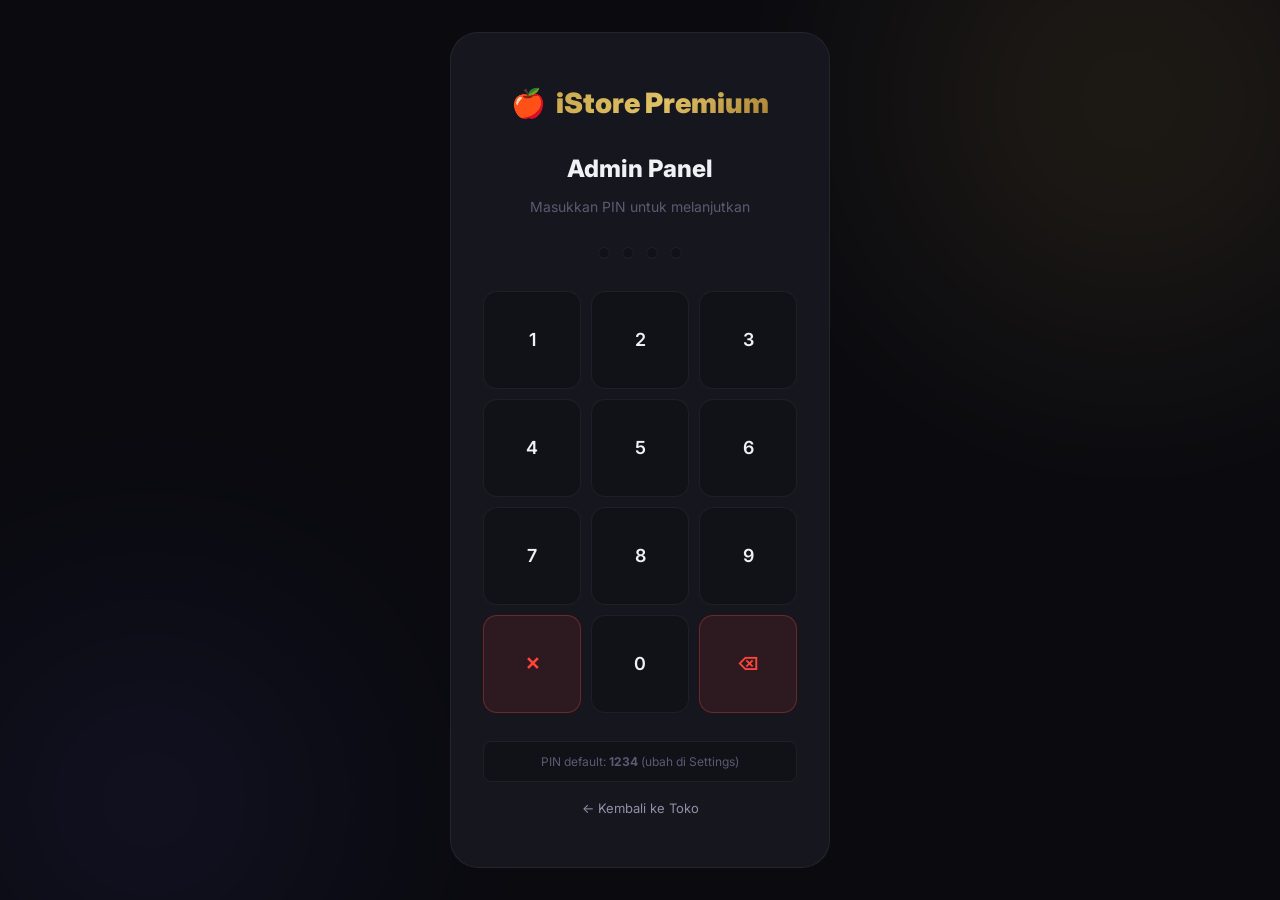
<file: index.html>
<!DOCTYPE html>
<html lang="id">
<head>
  <meta charset="UTF-8">
  <meta name="viewport" content="width=device-width, initial-scale=1.0">
  <title>Admin Panel – iStore Premium</title>
  <link rel="stylesheet" href="global.css">
  <link rel="stylesheet" href="admin.css">
</head>
<body>

<!-- ========== LOGIN SCREEN ========== -->
<div class="login-screen" id="loginScreen">
  <div class="login-bg">
    <div class="login-orb login-orb-1"></div>
    <div class="login-orb login-orb-2"></div>
  </div>
  <div class="login-card slide-up">
    <div class="login-logo">
      <span>🍎</span>
      <span class="logo-text-grad" id="loginStoreName">iStore Premium</span>
    </div>
    <h2 class="login-title">Admin Panel</h2>
    <p class="login-sub">Masukkan PIN untuk melanjutkan</p>
    <div class="pin-display" id="pinDisplay">
      <span class="pin-dot" id="pd0"></span>
      <span class="pin-dot" id="pd1"></span>
      <span class="pin-dot" id="pd2"></span>
      <span class="pin-dot" id="pd3"></span>
    </div>
    <div class="pin-keypad">
      <button class="pin-key" data-v="1">1</button>
      <button class="pin-key" data-v="2">2</button>
      <button class="pin-key" data-v="3">3</button>
      <button class="pin-key" data-v="4">4</button>
      <button class="pin-key" data-v="5">5</button>
      <button class="pin-key" data-v="6">6</button>
      <button class="pin-key" data-v="7">7</button>
      <button class="pin-key" data-v="8">8</button>
      <button class="pin-key" data-v="9">9</button>
      <button class="pin-key pin-clear" data-v="clear">✕</button>
      <button class="pin-key" data-v="0">0</button>
      <button class="pin-key pin-del" data-v="del">⌫</button>
    </div>
    <p class="login-hint">PIN default: <strong>1234</strong> (ubah di Settings)</p>
    <a href="../userindex.html" class="login-back">← Kembali ke Toko</a>
  </div>
</div>

<!-- ========== ADMIN DASHBOARD ========== -->
<div class="admin-layout hidden" id="adminLayout">

  <!-- SIDEBAR -->
  <aside class="sidebar" id="sidebar">
    <div class="sidebar-head">
      <div class="sidebar-logo">
        <span>🍎</span>
        <span id="sidebarStoreName">iStore Premium</span>
      </div>
      <button class="sidebar-toggle-btn" id="sidebarToggle">☰</button>
    </div>
    <nav class="sidebar-nav">
      <button class="nav-item active" data-tab="dashboard">
        <span class="nav-icon">📊</span>
        <span class="nav-label">Dashboard</span>
      </button>
      <button class="nav-item" data-tab="products">
        <span class="nav-icon">📱</span>
        <span class="nav-label">Produk</span>
        <span class="nav-badge" id="navBadgeProducts"></span>
      </button>
      <button class="nav-item" data-tab="chat">
        <span class="nav-icon">💬</span>
        <span class="nav-label">Pesan</span>
        <span class="nav-badge" id="navBadgeChats"></span>
      </button>
      <button class="nav-item" data-tab="transactions">
        <span class="nav-icon">💰</span>
        <span class="nav-label">Transaksi</span>
      </button>
      <button class="nav-item" data-tab="analytics">
        <span class="nav-icon">📈</span>
        <span class="nav-label">Analitik</span>
      </button>
      <button class="nav-item" data-tab="settings">
        <span class="nav-icon">⚙️</span>
        <span class="nav-label">Pengaturan</span>
      </button>
    </nav>
    <div class="sidebar-footer">
      <a href="../index.html" class="btn btn-ghost btn-sm w-full" target="_blank">🌐 Lihat Toko</a>
      <button class="btn btn-ghost btn-sm w-full" id="logoutBtn">🔒 Keluar</button>
    </div>
  </aside>

  <!-- MAIN CONTENT -->
  <main class="admin-main">

    <!-- TOP BAR -->
    <header class="admin-topbar">
      <div class="topbar-left">
        <button class="sidebar-mobile-btn" id="sidebarMobileBtn">☰</button>
        <div class="topbar-breadcrumb" id="topbarBreadcrumb">Dashboard</div>
      </div>
      <div class="topbar-right">
        <div class="topbar-time" id="topbarTime"></div>
        <div class="admin-avatar">A</div>
      </div>
    </header>

    <!-- CONTENT AREA -->
    <div class="admin-content">

      <!-- TAB: DASHBOARD -->
      <div class="tab-content active" id="tab-dashboard">
        <div class="tab-header">
          <h1 class="tab-title">Dashboard</h1>
          <p class="tab-sub" id="dashGreeting">Selamat datang kembali!</p>
        </div>

        <div class="stats-grid" id="statsGrid">
          <!-- Rendered by JS -->
        </div>

        <div class="dash-grid">
          <div class="dash-card">
            <div class="dash-card-title">📱 Produk Stok Rendah</div>
            <div id="lowStockList"></div>
          </div>
          <div class="dash-card">
            <div class="dash-card-title">💬 Pesan Terbaru</div>
            <div id="recentChats"></div>
          </div>
          <div class="dash-card">
            <div class="dash-card-title">⭐ Produk Unggulan</div>
            <div id="featuredList"></div>
          </div>
          <div class="dash-card">
            <div class="dash-card-title">💰 Transaksi Terbaru</div>
            <div id="recentTx"></div>
          </div>
        </div>
      </div>

      <!-- TAB: PRODUCTS -->
      <div class="tab-content" id="tab-products">
        <div class="tab-header">
          <div>
            <h1 class="tab-title">Manajemen Produk</h1>
            <p class="tab-sub">Kelola semua produk iPhone di toko Anda</p>
          </div>
          <button class="btn btn-primary" onclick="openAddProduct()">
            + Tambah Produk
          </button>
        </div>
        <div class="product-filter-bar">
          <input type="text" class="input search-input-admin" id="adminSearchProduct" placeholder="🔍 Cari produk...">
          <select class="input" id="adminFilterSeries" style="width:140px">
            <option value="">Semua Seri</option>
          </select>
          <select class="input" id="adminFilterStatus" style="width:140px">
            <option value="">Semua Status</option>
            <option value="active">Aktif</option>
            <option value="inactive">Non-Aktif</option>
          </select>
        </div>
        <div class="admin-table-wrap">
          <table class="admin-table" id="productsTable">
            <thead>
              <tr>
                <th>Foto</th>
                <th>Produk</th>
                <th>Kategori</th>
                <th>Harga</th>
                <th>Stok</th>
                <th>Baterai</th>
                <th>Status</th>
                <th>Aksi</th>
              </tr>
            </thead>
            <tbody id="productsTableBody"></tbody>
          </table>
        </div>
      </div>

      <!-- TAB: CHAT -->
      <div class="tab-content" id="tab-chat">
        <div class="tab-header">
          <h1 class="tab-title">Pesan Pelanggan</h1>
          <p class="tab-sub">Semua pesan masuk dari halaman toko</p>
        </div>
        <div class="chat-admin-layout">
          <div class="chat-sessions-panel">
            <div class="chat-panel-head">Sesi Chat</div>
            <div id="chatSessionsList"></div>
          </div>
          <div class="chat-conversation-panel">
            <div class="chat-conv-header" id="chatConvHeader">
              <span style="color:var(--text-muted)">Pilih sesi chat untuk melihat percakapan</span>
            </div>
            <div class="chat-conv-body" id="chatConvBody"></div>
            <div class="chat-conv-input hidden" id="chatConvInput">
              <input type="text" class="input" id="adminChatInput" placeholder="Tulis balasan...">
              <button class="btn btn-primary" id="adminChatSendBtn">Kirim</button>
            </div>
          </div>
        </div>
      </div>

      <!-- TAB: TRANSACTIONS -->
      <div class="tab-content" id="tab-transactions">
        <div class="tab-header">
          <div>
            <h1 class="tab-title">Transaksi</h1>
            <p class="tab-sub">Catat dan pantau semua transaksi penjualan</p>
          </div>
          <button class="btn btn-primary" onclick="openAddTx()">+ Catat Transaksi</button>
        </div>
        <div class="admin-table-wrap">
          <table class="admin-table">
            <thead>
              <tr>
                <th>ID</th>
                <th>Produk</th>
                <th>Pembeli</th>
                <th>Harga</th>
                <th>Status</th>
                <th>Tanggal</th>
                <th>Aksi</th>
              </tr>
            </thead>
            <tbody id="txTableBody"></tbody>
          </table>
          <div class="empty-state hidden" id="txEmpty">
            <div class="icon">💰</div>
            <h3>Belum Ada Transaksi</h3>
            <p>Catat transaksi pertama Anda</p>
          </div>
        </div>
      </div>

      <!-- TAB: ANALYTICS -->
      <div class="tab-content" id="tab-analytics">
        <div class="tab-header">
          <h1 class="tab-title">Analitik</h1>
          <p class="tab-sub">Pantau performa toko Anda</p>
        </div>
        <div class="analytics-grid" id="analyticsGrid"></div>
        <div class="analytics-row">
          <div class="analytics-card">
            <div class="analytics-card-title">📊 Penjualan per Kategori</div>
            <div id="categoryChart"></div>
          </div>
          <div class="analytics-card">
            <div class="analytics-card-title">📱 Produk Terlaris</div>
            <div id="topProducts"></div>
          </div>
        </div>
        <div class="analytics-card" style="margin-top:20px">
          <div class="analytics-card-title">📅 Ringkasan Stok</div>
          <div id="stockSummary"></div>
        </div>
      </div>

      <!-- TAB: SETTINGS -->
      <div class="tab-content" id="tab-settings">
        <div class="tab-header">
          <h1 class="tab-title">Pengaturan</h1>
          <p class="tab-sub">Kelola informasi dan konfigurasi toko</p>
        </div>
        <div class="settings-grid">
          <!-- Store Info -->
          <div class="settings-section">
            <div class="settings-section-title">🏪 Informasi Toko</div>
            <div class="form-grid">
              <div class="input-group">
                <label>Nama Toko <span class="required">*</span></label>
                <input type="text" class="input" id="setStoreName" placeholder="iStore Premium">
              </div>
              <div class="input-group">
                <label>Alamat</label>
                <input type="text" class="input" id="setAddress" placeholder="Jl. Raya No. 123...">
              </div>
              <div class="input-group" style="grid-column:1/-1">
                <label>Deskripsi Toko</label>
                <textarea class="input" id="setDescription" rows="3" placeholder="Deskripsi singkat tentang toko..."></textarea>
              </div>
              <div class="input-group">
                <label>Hero Tagline</label>
                <input type="text" class="input" id="setHeroTagline" placeholder="iPhone Berkualitas...">
              </div>
              <div class="input-group">
                <label>Hero Subtext</label>
                <input type="text" class="input" id="setHeroSubtext" placeholder="Tersedia seri...">
              </div>
            </div>
            <button class="btn btn-primary mt-4" onclick="saveStoreSettings()">💾 Simpan Info Toko</button>
          </div>

          <!-- Contact / Socmed -->
          <div class="settings-section">
            <div class="settings-section-title">📲 Kontak & Sosial Media</div>
            <div class="form-grid">
              <div class="input-group">
                <label>Nomor WhatsApp (dengan kode negara)</label>
                <input type="text" class="input" id="setWhatsapp" placeholder="6281234567890">
              </div>
              <div class="input-group">
                <label>Label Tombol WhatsApp</label>
                <input type="text" class="input" id="setWaLabel" placeholder="Chat Admin">
              </div>
              <div class="input-group">
                <label>Instagram (tanpa @)</label>
                <input type="text" class="input" id="setInstagram" placeholder="username">
              </div>
              <div class="input-group">
                <label>TikTok (tanpa @)</label>
                <input type="text" class="input" id="setTiktok" placeholder="username">
              </div>
              <div class="input-group">
                <label>Facebook</label>
                <input type="text" class="input" id="setFacebook" placeholder="username">
              </div>
            </div>
            <button class="btn btn-primary mt-4" onclick="saveContactSettings()">💾 Simpan Kontak</button>
          </div>

          <!-- Bank Accounts -->
          <div class="settings-section">
            <div class="settings-section-title">🏦 Rekening Bank</div>
            <div id="bankSettingsList"></div>
            <button class="btn btn-secondary mt-3" onclick="addBankField()">+ Tambah Rekening</button>
            <button class="btn btn-primary mt-3" style="margin-left:10px" onclick="saveBankSettings()">💾 Simpan Rekening</button>
          </div>

          <!-- Security -->
          <div class="settings-section">
            <div class="settings-section-title">🔐 Keamanan</div>
            <div class="form-grid">
              <div class="input-group">
                <label>PIN Saat Ini</label>
                <input type="password" class="input" id="setPinCurrent" placeholder="••••" maxlength="4">
              </div>
              <div class="input-group">
                <label>PIN Baru</label>
                <input type="password" class="input" id="setPinNew" placeholder="••••" maxlength="4">
              </div>
              <div class="input-group">
                <label>Konfirmasi PIN Baru</label>
                <input type="password" class="input" id="setPinConfirm" placeholder="••••" maxlength="4">
              </div>
            </div>
            <button class="btn btn-primary mt-4" onclick="changePin()">🔐 Ganti PIN</button>
          </div>

          <!-- Danger Zone -->
          <div class="settings-section danger-zone">
            <div class="settings-section-title">⚠️ Zona Bahaya</div>
            <p style="font-size:14px;color:var(--text-muted);margin-bottom:16px">Tindakan berikut tidak dapat dibatalkan. Harap berhati-hati.</p>
            <button class="btn btn-danger" onclick="confirmReset()">🗑️ Reset Semua Data</button>
          </div>
        </div>
      </div>

    </div><!-- end admin-content -->
  </main>
</div><!-- end admin-layout -->

<!-- ========== PRODUCT FORM MODAL ========== -->
<div class="modal-overlay" id="productFormModal">
  <div class="modal" style="max-width:700px">
    <div class="modal-header">
      <h3 class="modal-title" id="productFormTitle">Tambah Produk</h3>
      <button class="modal-close" data-modal-close>✕</button>
    </div>
    <div class="modal-body">
      <input type="hidden" id="formProductId">
      <div class="form-grid">
        <div class="input-group">
          <label>Seri iPhone <span class="required">*</span></label>
          <select class="input" id="fSeries">
            <option value="">-- Pilih Seri --</option>
          </select>
        </div>
        <div class="input-group">
          <label>Tipe / Model <span class="required">*</span></label>
          <select class="input" id="fType">
            <option value="">-- Pilih Seri Dulu --</option>
          </select>
        </div>
        <div class="input-group">
          <label>Internal Storage <span class="required">*</span></label>
          <select class="input" id="fInternal">
            <option value="">-- Pilih --</option>
          </select>
        </div>
        <div class="input-group">
          <label>Warna <span class="required">*</span></label>
          <select class="input" id="fColor">
            <option value="">-- Pilih --</option>
          </select>
        </div>
        <div class="input-group">
          <label>Kategori <span class="required">*</span></label>
          <select class="input" id="fCategory">
            <option value="">-- Pilih --</option>
          </select>
        </div>
        <div class="input-group">
          <label>Battery Health (%) <span class="required">*</span></label>
          <input type="number" class="input" id="fBattery" min="1" max="100" placeholder="100">
        </div>
        <div class="input-group">
          <label>Harga Jual (Rp) <span class="required">*</span></label>
          <input type="number" class="input" id="fPrice" placeholder="0">
        </div>
        <div class="input-group">
          <label>Harga Coret (Rp) <small>(opsional)</small></label>
          <input type="number" class="input" id="fPriceOld" placeholder="0">
        </div>
        <div class="input-group">
          <label>Stok <span class="required">*</span></label>
          <input type="number" class="input" id="fStock" min="0" placeholder="0">
        </div>
        <div class="input-group">
          <label>Unit Terjual</label>
          <input type="number" class="input" id="fSold" min="0" placeholder="0">
        </div>
        <div class="input-group" style="grid-column:1/-1">
          <label>Deskripsi Detail <span class="required">*</span></label>
          <textarea class="input" id="fDescription" rows="4" placeholder="Tulis deskripsi lengkap produk..."></textarea>
        </div>
        <div class="input-group" style="grid-column:1/-1">
          <label>Foto Produk <span class="required">*</span> <small>(JPG/PNG, min 1 foto, maks 3MB/foto)</small></label>
          <div class="photo-upload-area" id="photoUploadArea">
            <div class="photo-upload-placeholder" id="photoPlaceholder">
              <span style="font-size:32px">📷</span>
              <span>Klik atau drag foto ke sini</span>
              <span style="font-size:12px;color:var(--text-muted)">JPG, PNG – Bisa lebih dari 1 foto</span>
            </div>
            <input type="file" id="fPhotos" accept="image/jpeg,image/jpg,image/png,image/webp" multiple style="display:none">
            <div class="photo-preview-grid" id="photoPreviewGrid"></div>
          </div>
        </div>
        <div class="input-group">
          <label>Status Tampil</label>
          <div class="toggle-wrap">
            <label class="toggle-switch">
              <input type="checkbox" id="fActive" checked>
              <span class="toggle-slider"></span>
            </label>
            <span>Tampilkan di toko</span>
          </div>
        </div>
        <div class="input-group">
          <label>Produk Unggulan</label>
          <div class="toggle-wrap">
            <label class="toggle-switch">
              <input type="checkbox" id="fFeatured">
              <span class="toggle-slider"></span>
            </label>
            <span>Tandai sebagai unggulan ⭐</span>
          </div>
        </div>
      </div>
      <div class="modal-footer">
        <button class="btn btn-secondary" data-modal-close>Batal</button>
        <button class="btn btn-primary" onclick="saveProduct()">💾 Simpan Produk</button>
      </div>
    </div>
  </div>
</div>

<!-- TRANSACTION FORM MODAL -->
<div class="modal-overlay" id="txFormModal">
  <div class="modal">
    <div class="modal-header">
      <h3 class="modal-title">Catat Transaksi</h3>
      <button class="modal-close" data-modal-close>✕</button>
    </div>
    <div class="modal-body">
      <input type="hidden" id="txFormId">
      <div class="form-grid">
        <div class="input-group" style="grid-column:1/-1">
          <label>Pilih Produk <span class="required">*</span></label>
          <select class="input" id="txProduct"></select>
        </div>
        <div class="input-group">
          <label>Nama Pembeli <span class="required">*</span></label>
          <input type="text" class="input" id="txBuyer" placeholder="Nama pembeli">
        </div>
        <div class="input-group">
          <label>No. HP / WA Pembeli</label>
          <input type="text" class="input" id="txPhone" placeholder="08xx...">
        </div>
        <div class="input-group">
          <label>Harga Jual (Rp) <span class="required">*</span></label>
          <input type="number" class="input" id="txPrice" placeholder="0">
        </div>
        <div class="input-group">
          <label>Metode Bayar</label>
          <select class="input" id="txMethod">
            <option value="Transfer">Transfer Bank</option>
            <option value="Cash">Cash</option>
            <option value="COD">COD</option>
            <option value="Lainnya">Lainnya</option>
          </select>
        </div>
        <div class="input-group">
          <label>Status</label>
          <select class="input" id="txStatus">
            <option value="Lunas">Lunas</option>
            <option value="DP">DP / Uang Muka</option>
            <option value="Pending">Pending</option>
            <option value="Batal">Dibatalkan</option>
          </select>
        </div>
        <div class="input-group" style="grid-column:1/-1">
          <label>Catatan</label>
          <textarea class="input" id="txNotes" rows="2" placeholder="Catatan tambahan..."></textarea>
        </div>
      </div>
      <div class="modal-footer">
        <button class="btn btn-secondary" data-modal-close>Batal</button>
        <button class="btn btn-primary" onclick="saveTx()">💾 Simpan</button>
      </div>
    </div>
  </div>
</div>

<!-- CONFIRM MODAL -->
<div class="modal-overlay" id="confirmModal">
  <div class="modal" style="max-width:400px">
    <div class="modal-header">
      <h3 class="modal-title" id="confirmTitle">Konfirmasi</h3>
      <button class="modal-close" data-modal-close>✕</button>
    </div>
    <div class="modal-body">
      <p id="confirmMsg" style="font-size:15px;color:var(--text-secondary);margin-bottom:20px"></p>
      <div class="modal-footer">
        <button class="btn btn-secondary" data-modal-close>Batal</button>
        <button class="btn btn-danger" id="confirmOkBtn">Ya, Lanjutkan</button>
      </div>
    </div>
  </div>
</div>

<script src="core.js"></script>
<script src="admin.js"></script>
</body>
</html>
</file>
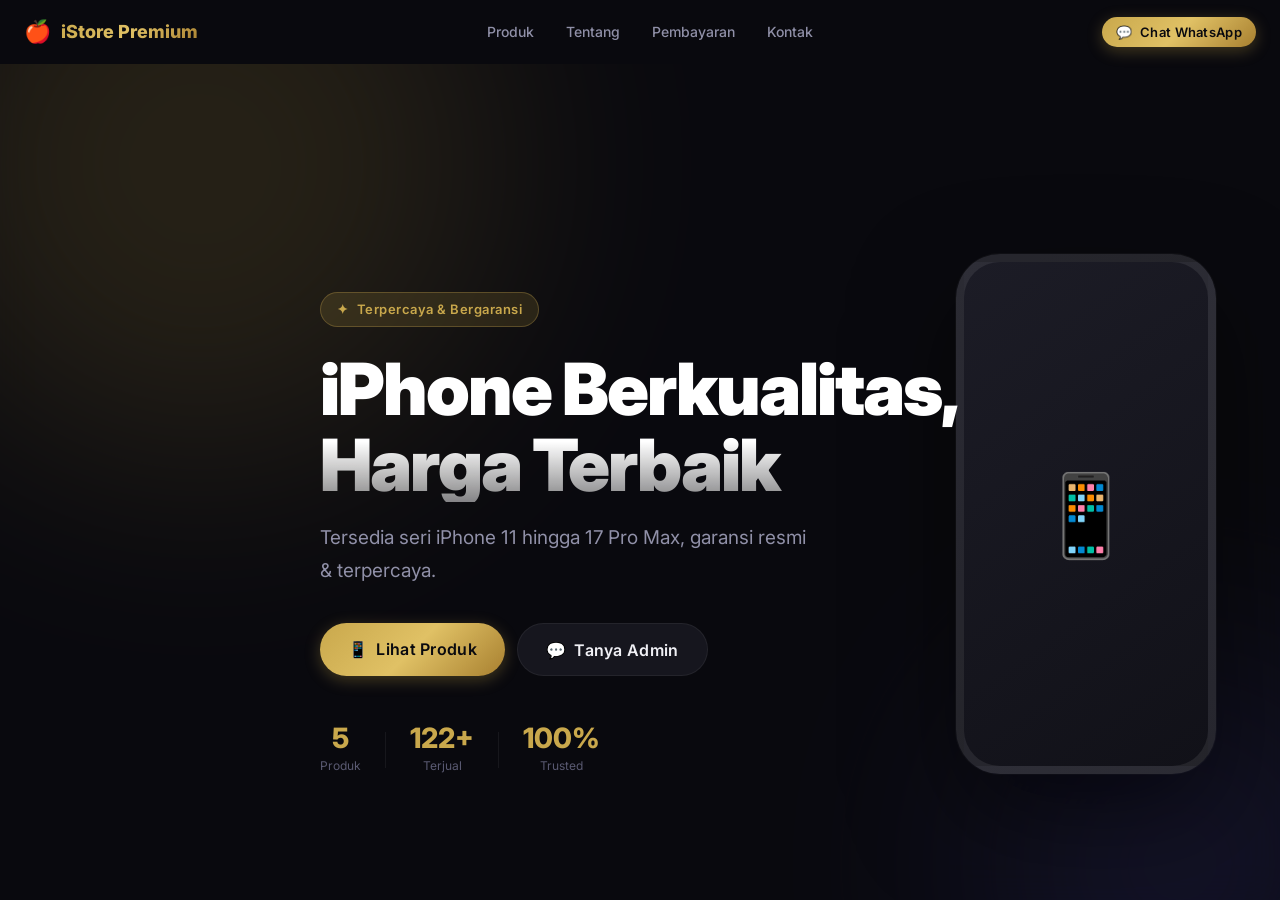
<file: userindex.html>
<!DOCTYPE html>
<html lang="id">
<head>
  <meta charset="UTF-8">
  <meta name="viewport" content="width=device-width, initial-scale=1.0">
  <meta name="description" content="iStore Premium - Toko iPhone terpercaya">
  <title>iStore Premium</title>
  <link rel="stylesheet" href="global.css">
  <link rel="stylesheet" href="user.css">
</head>
<body>

<!-- NAV -->
<nav class="navbar" id="navbar">
  <div class="nav-inner">
    <a href="#" class="nav-logo">
      <span class="logo-icon">🍎</span>
      <span class="logo-text" id="nav-store-name">iStore Premium</span>
    </a>
    <div class="nav-links" id="navLinks">
      <a href="#products" class="nav-link">Produk</a>
      <a href="#about" class="nav-link">Tentang</a>
      <a href="#payment" class="nav-link">Pembayaran</a>
      <a href="#contact" class="nav-link">Kontak</a>
    </div>
    <div class="nav-actions">
      <button class="btn btn-primary btn-sm" id="navWaBtn">
        <span>💬</span> Chat WhatsApp
      </button>
      <button class="nav-hamburger" id="hamburger" aria-label="Menu">
        <span></span><span></span><span></span>
      </button>
    </div>
  </div>
  <!-- Mobile Menu -->
  <div class="mobile-menu" id="mobileMenu">
    <a href="#products" class="mobile-link">Produk</a>
    <a href="#about" class="mobile-link">Tentang Kami</a>
    <a href="#payment" class="mobile-link">Cara Pembayaran</a>
    <a href="#contact" class="mobile-link">Kontak</a>
  </div>

<!-- HERO -->
<section class="hero" id="hero">
  <div class="hero-bg">
    <div class="hero-orb hero-orb-1"></div>
    <div class="hero-orb hero-orb-2"></div>
  </div>
  <div class="hero-content">
    <div class="hero-badge fade-in">
      <span>✦</span> Terpercaya & Bergaransi
    </div>
    <h1 class="hero-title slide-up" id="heroTitle">iPhone Berkualitas, Harga Terbaik</h1>
    <p class="hero-sub fade-in" id="heroSub">Tersedia seri iPhone 11 hingga 17 Pro Max, garansi resmi & terpercaya.</p>
    <div class="hero-actions slide-up">
      <a href="#products" class="btn btn-primary btn-lg">
        <span>📱</span> Lihat Produk
      </a>
      <button class="btn btn-secondary btn-lg" id="heroWaBtn">
        <span>💬</span> Tanya Admin
      </button>
    </div>
    <div class="hero-stats slide-up">
      <div class="hero-stat">
        <span class="stat-num" id="statProducts">0</span>
        <span class="stat-label">Produk</span>
      </div>
      <div class="hero-stat-div"></div>
      <div class="hero-stat">
        <span class="stat-num" id="statSold">0+</span>
        <span class="stat-label">Terjual</span>
      </div>
      <div class="hero-stat-div"></div>
      <div class="hero-stat">
        <span class="stat-num">100%</span>
        <span class="stat-label">Trusted</span>
      </div>
    </div>
  </div>
  <div class="hero-phone">
    <div class="phone-mockup">
      <div class="phone-inner">📱</div>
    </div>
  </div>
</section>

<!-- FILTER & SEARCH -->
<section class="products-section" id="products">
  <div class="container">
    <div class="section-header">
      <h2 class="section-title">Produk Kami</h2>
      <p class="section-sub">Pilih iPhone impianmu dari koleksi terlengkap kami</p>
    </div>

    <div class="filter-bar">
      <div class="search-wrap">
        <span class="search-icon">🔍</span>
        <input type="text" class="search-input" id="searchInput" placeholder="Cari iPhone...">
      </div>
      <div class="filter-row">
        <select class="filter-select" id="filterSeries">
          <option value="">Semua Seri</option>
        </select>
        <select class="filter-select" id="filterInternal">
          <option value="">Semua Storage</option>
        </select>
        <select class="filter-select" id="filterCategory">
          <option value="">Semua Kategori</option>
          <option value="iBox">iBox</option>
          <option value="Inter Beacukai">Inter Beacukai</option>
          <option value="Refurbish">Refurbish</option>
        </select>
        <select class="filter-select" id="filterSort">
          <option value="default">Urutan Default</option>
          <option value="price-low">Harga Terendah</option>
          <option value="price-high">Harga Tertinggi</option>
          <option value="newest">Terbaru</option>
          <option value="popular">Terpopuler</option>
        </select>
      </div>
    </div>

    <div class="products-grid" id="productsGrid">
      <!-- Products rendered here -->
    </div>

    <div class="empty-state hidden" id="noProducts">
      <div class="icon">📭</div>
      <h3>Produk Tidak Ditemukan</h3>
      <p>Coba ubah filter pencarian atau hubungi admin untuk stok terbaru</p>
    </div>
  </div>
</section>

<!-- ABOUT / TENTANG -->
<section class="about-section" id="about">
  <div class="container">
    <div class="about-grid">
      <div class="about-text">
        <div class="section-eyebrow">Tentang Kami</div>
        <h2 class="section-title" id="aboutStoreNameDisplay">iStore Premium</h2>
        <p class="about-desc" id="aboutDesc">Toko iPhone terpercaya dengan produk original, iBox, dan inter-beacukai berkualitas tinggi.</p>
        <div class="about-features">
          <div class="about-feature">
            <span class="feature-icon">✅</span>
            <div>
              <strong>100% Produk Original</strong>
              <p>Semua produk bergaransi resmi atau terverifikasi kondisinya</p>
            </div>
          </div>
          <div class="about-feature">
            <span class="feature-icon">🚀</span>
            <div>
              <strong>Pengiriman Cepat</strong>
              <p>Aman, terpercaya, dan dikemas dengan baik</p>
            </div>
          </div>
          <div class="about-feature">
            <span class="feature-icon">💬</span>
            <div>
              <strong>CS Responsif</strong>
              <p>Admin siap membantu via chat web atau WhatsApp</p>
            </div>
          </div>
          <div class="about-feature">
            <span class="feature-icon">🔄</span>
            <div>
              <strong>Negosiasi Harga</strong>
              <p>Harga bisa diskusi, hubungi admin langsung</p>
            </div>
          </div>
        </div>
        <div class="about-address hidden" id="aboutAddressWrap">
          <span>📍</span> <span id="aboutAddress"></span>
        </div>
      </div>
      <div class="about-socials-card">
        <div class="socials-title">Temukan Kami</div>
        <div class="socials-list" id="socialsList">
          <!-- Rendered by JS -->
        </div>
        <button class="btn btn-primary w-full mt-4" id="aboutWaBtn">
          💬 Hubungi via WhatsApp
        </button>
      </div>
    </div>
  </div>
</section>

<!-- PAYMENT -->
<section class="payment-section" id="payment">
  <div class="container">
    <div class="section-header">
      <h2 class="section-title">Cara Pembayaran</h2>
      <p class="section-sub">Pilih metode pembayaran yang paling nyaman untukmu</p>
    </div>
    <div class="payment-steps">
      <div class="pay-step">
        <div class="step-num">1</div>
        <div class="step-text">
          <strong>Pilih Produk</strong>
          <p>Pilih iPhone yang kamu inginkan dan hubungi admin</p>
        </div>
      </div>
      <div class="step-arrow">→</div>
      <div class="pay-step">
        <div class="step-num">2</div>
        <div class="step-text">
          <strong>Konfirmasi</strong>
          <p>Admin akan konfirmasi ketersediaan dan detail produk</p>
        </div>
      </div>
      <div class="step-arrow">→</div>
      <div class="pay-step">
        <div class="step-num">3</div>
        <div class="step-text">
          <strong>Transfer</strong>
          <p>Transfer ke rekening yang tersedia di bawah</p>
        </div>
      </div>
      <div class="step-arrow">→</div>
      <div class="pay-step">
        <div class="step-num">4</div>
        <div class="step-text">
          <strong>Produk Dikirim</strong>
          <p>Setelah pembayaran terverifikasi, produk langsung dikirim</p>
        </div>
      </div>
    </div>

    <h3 class="bank-title">Rekening Pembayaran</h3>
    <div class="bank-list" id="bankList">
      <!-- Rendered by JS -->
    </div>
  </div>
</section>

<!-- CONTACT / CTA -->
<section class="contact-section" id="contact">
  <div class="container">
    <div class="cta-card">
      <div class="cta-orb"></div>
      <h2 class="cta-title">Siap Punya iPhone Baru?</h2>
      <p class="cta-sub">Hubungi kami sekarang dan dapatkan penawaran terbaik!</p>
      <div class="cta-actions">
        <button class="btn btn-primary btn-lg" id="ctaWaBtn">
          <span>💬</span> Chat WhatsApp Sekarang
        </button>
        <button class="btn btn-secondary btn-lg" onclick="Modal.openModal('chatModal')">
          <span>💭</span> Chat di Website
        </button>
      </div>
    </div>
  </div>
</section>

<!-- FOOTER -->
<footer class="footer">
  <div class="container">
    <div class="footer-grid">
      <div class="footer-brand">
        <div class="footer-logo">
          <span>🍎</span> <span id="footerStoreName">iStore Premium</span>
        </div>
        <p id="footerDesc">Toko iPhone terpercaya</p>
      </div>
      <div class="footer-links">
        <strong>Navigasi</strong>
        <a href="#products">Produk</a>
        <a href="#about">Tentang Kami</a>
        <a href="#payment">Pembayaran</a>
        <a href="#contact">Kontak</a>
      </div>
      <div class="footer-links">
        <strong>Kategori</strong>
        <a href="#products" onclick="document.getElementById('filterCategory').value='iBox'">iBox</a>
        <a href="#products" onclick="document.getElementById('filterCategory').value='Inter Beacukai'">Inter Beacukai</a>
        <a href="#products" onclick="document.getElementById('filterCategory').value='Refurbish'">Refurbish</a>
      </div>
      <div class="footer-contact">
        <strong>Kontak</strong>
        <div id="footerSocials"></div>
      </div>
    </div>
    <div class="footer-bottom">
      <span id="footerStoreNameBottom">iStore Premium</span> &copy; <span id="footerYear"></span>
      <span>· Dibuat dengan ❤️ untuk pelanggan setia</span>
    </div>
  </div>
</footer>

<!-- FLOATING WA BUTTON -->
<a class="wa-fab" id="waFab" title="Chat WhatsApp">
  <svg width="28" height="28" viewBox="0 0 24 24" fill="white">
    <path d="M17.472 14.382c-.297-.149-1.758-.867-2.03-.967-.273-.099-.471-.148-.67.15-.197.297-.767.966-.94 1.164-.173.199-.347.223-.644.075-.297-.15-1.255-.463-2.39-1.475-.883-.788-1.48-1.761-1.653-2.059-.173-.297-.018-.458.13-.606.134-.133.298-.347.446-.52.149-.174.198-.298.298-.497.099-.198.05-.371-.025-.52-.075-.149-.669-1.612-.916-2.207-.242-.579-.487-.5-.669-.51-.173-.008-.371-.01-.57-.01-.198 0-.52.074-.792.372-.272.297-1.04 1.016-1.04 2.479 0 1.462 1.065 2.875 1.213 3.074.149.198 2.096 3.2 5.077 4.487.709.306 1.262.489 1.694.625.712.227 1.36.195 1.871.118.571-.085 1.758-.719 2.006-1.413.248-.694.248-1.289.173-1.413-.074-.124-.272-.198-.57-.347z"/>
    <path d="M12 0C5.373 0 0 5.373 0 12c0 2.124.557 4.117 1.532 5.844L.057 23.214l5.524-1.449A11.935 11.935 0 0012 24c6.627 0 12-5.373 12-12S18.627 0 12 0zm0 22c-1.96 0-3.802-.524-5.393-1.44l-.386-.229-4.003 1.049 1.067-3.9-.251-.399C2.048 15.695 1.5 13.906 1.5 12 1.5 6.201 6.201 1.5 12 1.5S22.5 6.201 22.5 12 17.799 22 12 22z"/>
  </svg>
</a>

<!-- PRODUCT DETAIL MODAL -->
<div class="modal-overlay" id="productModal">
  <div class="modal modal-lg" id="productModalContent">
    <div class="modal-header">
      <h3 class="modal-title" id="modalProductName">Detail Produk</h3>
      <button class="modal-close" data-modal-close>✕</button>
    </div>
    <div class="modal-body">
      <div class="product-detail-layout">
        <div class="detail-gallery">
          <div class="gallery-main" id="galleryMain"></div>
          <div class="gallery-thumbs" id="galleryThumbs"></div>
        </div>
        <div class="detail-info" id="detailInfo"></div>
      </div>
    </div>
  </div>
</div>

<!-- LIVE CHAT MODAL -->
<div class="modal-overlay" id="chatModal">
  <div class="modal">
    <div class="modal-header">
      <h3 class="modal-title">💬 Chat dengan Admin</h3>
      <button class="modal-close" data-modal-close>✕</button>
    </div>
    <div class="modal-body">
      <div class="chat-window" id="chatWindow">
        <div class="chat-welcome">
          <div class="chat-avatar">🍎</div>
          <div class="chat-bubble chat-admin">
            Halo! 👋 Selamat datang di <strong id="chatStoreName">iStore Premium</strong>. Ada yang bisa kami bantu?
          </div>
        </div>
        <div id="chatMessages"></div>
      </div>
      <div class="chat-input-row">
        <input type="text" class="input chat-input" id="chatInput" placeholder="Ketik pesan...">
        <button class="btn btn-primary" id="chatSendBtn">Kirim</button>
      </div>
      <div class="chat-or">
        <span>atau langsung via</span>
      </div>
      <button class="btn btn-secondary w-full" id="chatWaBtn">
        💬 Lanjut di WhatsApp
      </button>
    </div>
  </div>
</div>

<!-- BANK COPY TOAST helper -->
<script src="core.js"></script>
<script src="user.js"></script>
</body>
</html>
</file>
<file: global.css>
/* ============================================
   iStore Premium - Global Styles
   Design: Sleek dark tech aesthetic with 
   Apple-inspired minimalism + gold accent
   ============================================ */

@import url('https://fonts.googleapis.com/css2?family=Inter:wght@300;400;500;600;700;800;900&family=SF+Pro+Display:wght@400;700&display=swap');

:root {
  /* Core Palette */
  --bg-primary: #0a0a0f;
  --bg-secondary: #111118;
  --bg-card: #16161e;
  --bg-card-hover: #1c1c26;
  --bg-overlay: rgba(10, 10, 15, 0.95);

  /* Accent */
  --gold: #c9a84c;
  --gold-light: #e0c165;
  --gold-dark: #a88030;
  --gold-glow: rgba(201, 168, 76, 0.15);
  --gold-gradient: linear-gradient(135deg, #c9a84c, #e0c165, #a88030);

  /* Text */
  --text-primary: #f0f0f5;
  --text-secondary: #9090a8;
  --text-muted: #5a5a72;
  --text-white: #ffffff;

  /* Status */
  --success: #30d158;
  --success-bg: rgba(48, 209, 88, 0.1);
  --warning: #ffd60a;
  --warning-bg: rgba(255, 214, 10, 0.1);
  --danger: #ff453a;
  --danger-bg: rgba(255, 69, 58, 0.1);
  --info: #0a84ff;
  --info-bg: rgba(10, 132, 255, 0.1);

  /* Border */
  --border: rgba(255, 255, 255, 0.06);
  --border-hover: rgba(201, 168, 76, 0.3);
  --border-active: rgba(201, 168, 76, 0.7);

  /* Radius */
  --radius-sm: 8px;
  --radius-md: 14px;
  --radius-lg: 20px;
  --radius-xl: 28px;
  --radius-full: 9999px;

  /* Shadow */
  --shadow-sm: 0 2px 8px rgba(0,0,0,0.3);
  --shadow-md: 0 8px 32px rgba(0,0,0,0.4);
  --shadow-lg: 0 20px 60px rgba(0,0,0,0.6);
  --shadow-gold: 0 4px 24px rgba(201, 168, 76, 0.25);

  /* Typography */
  --font-sans: 'Inter', -apple-system, BlinkMacSystemFont, sans-serif;
  --font-display: 'Inter', -apple-system, sans-serif;

  /* Transitions */
  --ease: cubic-bezier(0.25, 0.46, 0.45, 0.94);
  --ease-bounce: cubic-bezier(0.34, 1.56, 0.64, 1);
  --t-fast: 150ms;
  --t-normal: 250ms;
  --t-slow: 400ms;
}

/* ======= RESET ======= */
*, *::before, *::after {
  box-sizing: border-box;
  margin: 0;
  padding: 0;
}

html {
  scroll-behavior: smooth;
  -webkit-text-size-adjust: 100%;
}

body {
  font-family: var(--font-sans);
  background: var(--bg-primary);
  color: var(--text-primary);
  line-height: 1.6;
  min-height: 100vh;
  -webkit-font-smoothing: antialiased;
  -moz-osx-font-smoothing: grayscale;
  overflow-x: hidden;
}

img {
  max-width: 100%;
  height: auto;
  display: block;
}

a {
  color: inherit;
  text-decoration: none;
}

button {
  cursor: pointer;
  font-family: inherit;
  border: none;
  outline: none;
  background: none;
}

input, textarea, select {
  font-family: inherit;
  outline: none;
}

ul, ol {
  list-style: none;
}

/* ======= SCROLLBAR ======= */
::-webkit-scrollbar {
  width: 6px;
  height: 6px;
}
::-webkit-scrollbar-track {
  background: var(--bg-secondary);
}
::-webkit-scrollbar-thumb {
  background: var(--gold-dark);
  border-radius: 3px;
}
::-webkit-scrollbar-thumb:hover {
  background: var(--gold);
}

/* ======= UTILITY CLASSES ======= */
.hidden { display: none !important; }
.flex { display: flex; }
.grid { display: grid; }
.block { display: block; }
.relative { position: relative; }
.absolute { position: absolute; }
.fixed { position: fixed; }

.items-center { align-items: center; }
.items-start { align-items: flex-start; }
.justify-between { justify-content: space-between; }
.justify-center { justify-content: center; }
.gap-1 { gap: 4px; }
.gap-2 { gap: 8px; }
.gap-3 { gap: 12px; }
.gap-4 { gap: 16px; }

.text-center { text-align: center; }
.text-right { text-align: right; }
.text-xs { font-size: 11px; }
.text-sm { font-size: 13px; }
.text-md { font-size: 15px; }
.text-lg { font-size: 18px; }
.text-xl { font-size: 22px; }
.text-2xl { font-size: 28px; }

.font-medium { font-weight: 500; }
.font-semibold { font-weight: 600; }
.font-bold { font-weight: 700; }

.text-gold { color: var(--gold); }
.text-muted { color: var(--text-muted); }
.text-secondary { color: var(--text-secondary); }
.text-success { color: var(--success); }
.text-danger { color: var(--danger); }
.text-warning { color: var(--warning); }

.w-full { width: 100%; }
.h-full { height: 100%; }

.mt-1 { margin-top: 4px; }
.mt-2 { margin-top: 8px; }
.mt-3 { margin-top: 12px; }
.mt-4 { margin-top: 16px; }
.mb-1 { margin-bottom: 4px; }
.mb-2 { margin-bottom: 8px; }
.mb-3 { margin-bottom: 12px; }
.mb-4 { margin-bottom: 16px; }

/* ======= BUTTONS ======= */
.btn {
  display: inline-flex;
  align-items: center;
  justify-content: center;
  gap: 8px;
  padding: 10px 20px;
  border-radius: var(--radius-full);
  font-size: 14px;
  font-weight: 600;
  letter-spacing: 0.3px;
  transition: all var(--t-normal) var(--ease);
  cursor: pointer;
  border: none;
  white-space: nowrap;
}

.btn-primary {
  background: var(--gold-gradient);
  color: #0a0a0f;
  box-shadow: 0 4px 16px rgba(201, 168, 76, 0.3);
}
.btn-primary:hover {
  transform: translateY(-2px);
  box-shadow: 0 8px 28px rgba(201, 168, 76, 0.45);
}
.btn-primary:active { transform: translateY(0); }

.btn-secondary {
  background: var(--bg-card);
  color: var(--text-primary);
  border: 1px solid var(--border);
}
.btn-secondary:hover {
  border-color: var(--gold);
  color: var(--gold);
  background: var(--gold-glow);
}

.btn-danger {
  background: var(--danger-bg);
  color: var(--danger);
  border: 1px solid rgba(255, 69, 58, 0.3);
}
.btn-danger:hover {
  background: var(--danger);
  color: white;
}

.btn-ghost {
  background: transparent;
  color: var(--text-secondary);
  padding: 8px 12px;
}
.btn-ghost:hover {
  color: var(--text-primary);
  background: var(--bg-card);
}

.btn-sm { padding: 7px 14px; font-size: 13px; }
.btn-lg { padding: 14px 28px; font-size: 16px; }
.btn-icon {
  width: 38px;
  height: 38px;
  padding: 0;
  border-radius: var(--radius-full);
}

/* ======= INPUTS ======= */
.input-group {
  display: flex;
  flex-direction: column;
  gap: 6px;
}
.input-group label {
  font-size: 13px;
  font-weight: 500;
  color: var(--text-secondary);
  letter-spacing: 0.3px;
}
.input-group label span.required {
  color: var(--gold);
  margin-left: 3px;
}

.input {
  width: 100%;
  background: var(--bg-secondary);
  border: 1px solid var(--border);
  color: var(--text-primary);
  padding: 11px 15px;
  border-radius: var(--radius-md);
  font-size: 14px;
  transition: all var(--t-fast) var(--ease);
}
.input:focus {
  border-color: var(--gold);
  background: var(--bg-card);
  box-shadow: 0 0 0 3px var(--gold-glow);
}
.input::placeholder {
  color: var(--text-muted);
}
.input:disabled {
  opacity: 0.5;
  cursor: not-allowed;
}

textarea.input {
  resize: vertical;
  min-height: 90px;
}

select.input {
  appearance: none;
  background-image: url("data:image/svg+xml,%3Csvg xmlns='http://www.w3.org/2000/svg' fill='none' viewBox='0 0 24 24' stroke='%239090a8'%3E%3Cpath stroke-linecap='round' stroke-linejoin='round' stroke-width='2' d='M19 9l-7 7-7-7'/%3E%3C/svg%3E");
  background-repeat: no-repeat;
  background-position: right 12px center;
  background-size: 18px;
  padding-right: 40px;
  cursor: pointer;
}

/* ======= CARDS ======= */
.card {
  background: var(--bg-card);
  border: 1px solid var(--border);
  border-radius: var(--radius-lg);
  overflow: hidden;
  transition: all var(--t-normal) var(--ease);
}
.card:hover {
  border-color: var(--border-hover);
  box-shadow: var(--shadow-md);
}

/* ======= BADGES ======= */
.badge {
  display: inline-flex;
  align-items: center;
  gap: 4px;
  padding: 3px 10px;
  border-radius: var(--radius-full);
  font-size: 11px;
  font-weight: 600;
  letter-spacing: 0.4px;
  text-transform: uppercase;
}
.badge-gold {
  background: var(--gold-glow);
  color: var(--gold);
  border: 1px solid rgba(201, 168, 76, 0.25);
}
.badge-success {
  background: var(--success-bg);
  color: var(--success);
  border: 1px solid rgba(48, 209, 88, 0.25);
}
.badge-danger {
  background: var(--danger-bg);
  color: var(--danger);
  border: 1px solid rgba(255, 69, 58, 0.25);
}
.badge-warning {
  background: var(--warning-bg);
  color: var(--warning);
  border: 1px solid rgba(255, 214, 10, 0.25);
}
.badge-info {
  background: var(--info-bg);
  color: var(--info);
  border: 1px solid rgba(10, 132, 255, 0.25);
}
.badge-muted {
  background: rgba(90,90,114,0.15);
  color: var(--text-muted);
  border: 1px solid var(--border);
}

/* ======= MODALS ======= */
.modal-overlay {
  position: fixed;
  inset: 0;
  background: rgba(0, 0, 0, 0.8);
  backdrop-filter: blur(8px);
  -webkit-backdrop-filter: blur(8px);
  z-index: 1000;
  display: flex;
  align-items: center;
  justify-content: center;
  padding: 20px;
  opacity: 0;
  pointer-events: none;
  transition: opacity var(--t-normal) var(--ease);
}
.modal-overlay.active {
  opacity: 1;
  pointer-events: all;
}

.modal {
  background: var(--bg-card);
  border: 1px solid var(--border);
  border-radius: var(--radius-xl);
  width: 100%;
  max-width: 560px;
  max-height: 90vh;
  overflow-y: auto;
  transform: scale(0.95) translateY(10px);
  transition: transform var(--t-normal) var(--ease-bounce);
}
.modal-overlay.active .modal {
  transform: scale(1) translateY(0);
}

.modal-header {
  display: flex;
  align-items: center;
  justify-content: space-between;
  padding: 22px 24px 0;
  margin-bottom: 16px;
}
.modal-title {
  font-size: 18px;
  font-weight: 700;
  color: var(--text-primary);
}
.modal-close {
  width: 32px;
  height: 32px;
  border-radius: var(--radius-full);
  background: var(--bg-secondary);
  display: flex;
  align-items: center;
  justify-content: center;
  cursor: pointer;
  color: var(--text-secondary);
  font-size: 16px;
  transition: all var(--t-fast);
}
.modal-close:hover {
  background: var(--danger-bg);
  color: var(--danger);
}
.modal-body {
  padding: 0 24px 24px;
}
.modal-footer {
  display: flex;
  gap: 10px;
  justify-content: flex-end;
  padding-top: 16px;
  border-top: 1px solid var(--border);
}

/* ======= TOAST ======= */
.toast-container {
  position: fixed;
  bottom: 24px;
  right: 24px;
  z-index: 9999;
  display: flex;
  flex-direction: column;
  gap: 10px;
  pointer-events: none;
}
.toast {
  display: flex;
  align-items: center;
  gap: 12px;
  padding: 14px 18px;
  background: var(--bg-card);
  border: 1px solid var(--border);
  border-radius: var(--radius-md);
  box-shadow: var(--shadow-md);
  font-size: 14px;
  font-weight: 500;
  min-width: 240px;
  max-width: 360px;
  transform: translateX(120%);
  transition: transform var(--t-normal) var(--ease-bounce);
  pointer-events: all;
}
.toast.show { transform: translateX(0); }
.toast.toast-success { border-left: 3px solid var(--success); }
.toast.toast-error { border-left: 3px solid var(--danger); }
.toast.toast-info { border-left: 3px solid var(--info); }
.toast.toast-warning { border-left: 3px solid var(--warning); }

/* ======= LOADING ======= */
.loading-spinner {
  width: 20px;
  height: 20px;
  border: 2px solid var(--border);
  border-top-color: var(--gold);
  border-radius: 50%;
  animation: spin 0.7s linear infinite;
}
@keyframes spin { to { transform: rotate(360deg); } }

/* ======= EMPTY STATE ======= */
.empty-state {
  text-align: center;
  padding: 60px 20px;
  color: var(--text-muted);
}
.empty-state .icon {
  font-size: 48px;
  margin-bottom: 16px;
  opacity: 0.5;
}
.empty-state h3 {
  font-size: 16px;
  font-weight: 600;
  color: var(--text-secondary);
  margin-bottom: 8px;
}
.empty-state p {
  font-size: 14px;
}

/* ======= GOLD DIVIDER ======= */
.divider {
  height: 1px;
  background: linear-gradient(90deg, transparent, var(--gold), transparent);
  opacity: 0.2;
  margin: 20px 0;
}

/* ======= IMAGE PLACEHOLDER ======= */
.img-placeholder {
  background: linear-gradient(135deg, var(--bg-secondary), var(--bg-card));
  display: flex;
  align-items: center;
  justify-content: center;
  color: var(--text-muted);
  font-size: 40px;
}

/* ======= SKELETON ======= */
.skeleton {
  background: linear-gradient(90deg, var(--bg-secondary) 25%, var(--bg-card) 50%, var(--bg-secondary) 75%);
  background-size: 200% 100%;
  animation: shimmer 1.5s infinite;
  border-radius: var(--radius-sm);
}
@keyframes shimmer {
  0% { background-position: 200% 0; }
  100% { background-position: -200% 0; }
}

/* ======= ANIMATIONS ======= */
@keyframes fadeIn {
  from { opacity: 0; transform: translateY(8px); }
  to { opacity: 1; transform: translateY(0); }
}
@keyframes slideUp {
  from { opacity: 0; transform: translateY(24px); }
  to { opacity: 1; transform: translateY(0); }
}
@keyframes pulse {
  0%, 100% { opacity: 1; }
  50% { opacity: 0.5; }
}

.fade-in { animation: fadeIn var(--t-normal) var(--ease) both; }
.slide-up { animation: slideUp var(--t-slow) var(--ease) both; }

/* ======= RESPONSIVE ======= */
@media (max-width: 768px) {
  .toast-container {
    bottom: 16px;
    right: 16px;
    left: 16px;
  }
  .toast {
    min-width: unset;
    max-width: 100%;
  }
  .modal {
    max-height: 95vh;
  }
}
</file>
<file: admin.css>
/* ============================================
   iStore Premium - Admin Panel CSS
   ============================================ */

/* ======= LOGIN SCREEN ======= */
.login-screen {
  position: fixed;
  inset: 0;
  display: flex;
  align-items: center;
  justify-content: center;
  background: var(--bg-primary);
  z-index: 1000;
  overflow: hidden;
}
.login-screen.hidden { display: none; }
.login-bg {
  position: absolute;
  inset: 0;
  pointer-events: none;
}
.login-orb {
  position: absolute;
  border-radius: 50%;
  filter: blur(120px);
  opacity: 0.1;
}
.login-orb-1 {
  width: 500px; height: 500px;
  background: var(--gold);
  top: -150px; right: -100px;
}
.login-orb-2 {
  width: 400px; height: 400px;
  background: #5856d6;
  bottom: -100px; left: -50px;
}
.login-card {
  width: 100%;
  max-width: 380px;
  background: var(--bg-card);
  border: 1px solid var(--border);
  border-radius: var(--radius-xl);
  padding: 48px 32px;
  position: relative;
  z-index: 1;
  text-align: center;
}
.login-logo {
  display: flex;
  align-items: center;
  justify-content: center;
  gap: 10px;
  margin-bottom: 24px;
  font-size: 28px;
  font-weight: 900;
}
.logo-text-grad {
  background: var(--gold-gradient);
  -webkit-background-clip: text;
  -webkit-text-fill-color: transparent;
  background-clip: text;
}
.login-title {
  font-size: 24px;
  font-weight: 800;
  margin-bottom: 8px;
}
.login-sub {
  font-size: 14px;
  color: var(--text-muted);
  margin-bottom: 28px;
}
.pin-display {
  display: flex;
  justify-content: center;
  gap: 12px;
  margin-bottom: 32px;
}
.pin-dot {
  width: 12px;
  height: 12px;
  border-radius: 50%;
  background: var(--bg-secondary);
  border: 1px solid var(--border);
  transition: all var(--t-fast);
}
.pin-dot.filled { background: var(--gold); border-color: var(--gold); }
.pin-keypad {
  display: grid;
  grid-template-columns: repeat(3, 1fr);
  gap: 10px;
  margin-bottom: 28px;
}
.pin-key {
  aspect-ratio: 1;
  border-radius: var(--radius-md);
  background: var(--bg-secondary);
  border: 1px solid var(--border);
  color: var(--text-primary);
  font-size: 18px;
  font-weight: 600;
  cursor: pointer;
  transition: all var(--t-fast);
}
.pin-key:hover {
  border-color: var(--gold);
  background: var(--gold-glow);
}
.pin-key:active {
  transform: scale(0.95);
}
.pin-clear, .pin-del {
  background: var(--danger-bg);
  border-color: rgba(255, 69, 58, 0.3);
  color: var(--danger);
}
.pin-clear:hover, .pin-del:hover {
  background: var(--danger);
  color: white;
  border-color: var(--danger);
}
.login-hint {
  font-size: 12px;
  color: var(--text-muted);
  margin-bottom: 16px;
  padding: 10px;
  background: var(--bg-secondary);
  border-radius: var(--radius-sm);
  border: 1px solid var(--border);
}
.login-back {
  display: block;
  font-size: 13px;
  color: var(--text-secondary);
  transition: color var(--t-fast);
}
.login-back:hover { color: var(--text-primary); }

/* ======= ADMIN LAYOUT ======= */
.admin-layout {
  display: grid;
  grid-template-columns: 260px 1fr;
  min-height: 100vh;
  background: var(--bg-primary);
}
.admin-layout.hidden { display: none; }

/* SIDEBAR */
.sidebar {
  grid-row: 1 / -1;
  background: var(--bg-secondary);
  border-right: 1px solid var(--border);
  display: flex;
  flex-direction: column;
  position: fixed;
  left: 0;
  top: 0;
  height: 100vh;
  width: 260px;
  z-index: 500;
  overflow-y: auto;
}
.sidebar-head {
  padding: 20px 16px;
  border-bottom: 1px solid var(--border);
  display: flex;
  align-items: center;
  justify-content: space-between;
}
.sidebar-logo {
  display: flex;
  align-items: center;
  gap: 8px;
  font-size: 20px;
  font-weight: 800;
  color: var(--gold);
}
.sidebar-logo span:first-child { font-size: 24px; }
.sidebar-toggle-btn {
  display: none;
  width: 32px;
  height: 32px;
  border-radius: var(--radius-sm);
  background: var(--bg-card);
  border: 1px solid var(--border);
  color: var(--text-primary);
  font-size: 18px;
  cursor: pointer;
}
.sidebar-nav {
  flex: 1;
  padding: 16px 10px;
  display: flex;
  flex-direction: column;
  gap: 6px;
}
.nav-item {
  display: flex;
  align-items: center;
  gap: 12px;
  padding: 12px 14px;
  border-radius: var(--radius-md);
  background: transparent;
  color: var(--text-secondary);
  font-size: 14px;
  font-weight: 500;
  cursor: pointer;
  border: none;
  transition: all var(--t-fast);
  position: relative;
}
.nav-item:hover {
  color: var(--text-primary);
  background: var(--bg-card);
}
.nav-item.active {
  background: var(--gold-glow);
  color: var(--gold);
  border: 1px solid rgba(201, 168, 76, 0.3);
}
.nav-icon { font-size: 18px; flex-shrink: 0; }
.nav-label { flex: 1; text-align: left; }
.nav-badge {
  display: inline-flex;
  align-items: center;
  justify-content: center;
  min-width: 20px;
  height: 20px;
  padding: 0 4px;
  background: var(--danger);
  color: white;
  border-radius: var(--radius-full);
  font-size: 10px;
  font-weight: 700;
}
.nav-badge.hidden { display: none; }
.sidebar-footer {
  padding: 16px 10px;
  border-top: 1px solid var(--border);
  display: flex;
  flex-direction: column;
  gap: 8px;
}

/* TOP BAR */
.admin-topbar {
  grid-column: 2;
  grid-row: 1;
  height: 64px;
  background: var(--bg-secondary);
  border-bottom: 1px solid var(--border);
  display: flex;
  align-items: center;
  justify-content: space-between;
  padding: 0 24px;
  position: sticky;
  top: 0;
  z-index: 100;
}
.topbar-left {
  display: flex;
  align-items: center;
  gap: 16px;
  flex: 1;
}
.sidebar-mobile-btn {
  display: none;
  width: 36px;
  height: 36px;
  border-radius: var(--radius-sm);
  background: var(--bg-card);
  border: 1px solid var(--border);
  color: var(--text-primary);
  font-size: 18px;
  cursor: pointer;
}
.topbar-breadcrumb {
  font-size: 15px;
  font-weight: 600;
  color: var(--text-primary);
}
.topbar-right {
  display: flex;
  align-items: center;
  gap: 20px;
}
.topbar-time {
  font-size: 13px;
  color: var(--text-muted);
}
.admin-avatar {
  width: 36px;
  height: 36px;
  border-radius: 50%;
  background: var(--gold-glow);
  border: 1px solid var(--gold);
  display: flex;
  align-items: center;
  justify-content: center;
  font-weight: 700;
  color: var(--gold);
}

/* MAIN CONTENT */
.admin-main {
  grid-column: 2;
  grid-row: 2;
  margin-top: 64px;
  display: flex;
  flex-direction: column;
}
.admin-content {
  flex: 1;
  padding: 32px 24px;
  overflow-y: auto;
}
.tab-content {
  display: none;
}
.tab-content.active { display: block; }

/* TAB HEADER */
.tab-header {
  display: flex;
  align-items: flex-start;
  justify-content: space-between;
  gap: 24px;
  margin-bottom: 32px;
  flex-wrap: wrap;
}
.tab-title {
  font-size: 28px;
  font-weight: 800;
  margin-bottom: 8px;
}
.tab-sub {
  font-size: 14px;
  color: var(--text-muted);
}

/* ======= DASHBOARD ======= */
.stats-grid {
  display: grid;
  grid-template-columns: repeat(auto-fit, minmax(200px, 1fr));
  gap: 16px;
  margin-bottom: 32px;
}
.stat-card {
  background: var(--bg-card);
  border: 1px solid var(--border);
  border-radius: var(--radius-lg);
  padding: 20px;
  transition: all var(--t-normal);
}
.stat-card:hover {
  border-color: var(--border-hover);
  box-shadow: var(--shadow-md);
}
.stat-card-label {
  font-size: 12px;
  color: var(--text-muted);
  text-transform: uppercase;
  letter-spacing: 0.5px;
  margin-bottom: 8px;
}
.stat-card-value {
  font-size: 32px;
  font-weight: 900;
  color: var(--gold);
  margin-bottom: 8px;
}
.stat-card-subtext {
  font-size: 12px;
  color: var(--text-secondary);
}
.stat-card.danger .stat-card-value { color: var(--danger); }
.stat-card.success .stat-card-value { color: var(--success); }
.stat-card.info .stat-card-value { color: var(--info); }

.dash-grid {
  display: grid;
  grid-template-columns: repeat(auto-fit, minmax(300px, 1fr));
  gap: 20px;
  margin-bottom: 24px;
}
.dash-card {
  background: var(--bg-card);
  border: 1px solid var(--border);
  border-radius: var(--radius-lg);
  padding: 24px;
}
.dash-card-title {
  font-size: 16px;
  font-weight: 700;
  margin-bottom: 16px;
  display: flex;
  align-items: center;
  gap: 8px;
}
.dash-item {
  display: flex;
  justify-content: space-between;
  align-items: center;
  padding: 12px 0;
  border-bottom: 1px solid var(--border);
  font-size: 13px;
}
.dash-item:last-child { border-bottom: none; }
.dash-item-name { color: var(--text-secondary); }
.dash-item-value {
  font-weight: 600;
  color: var(--text-primary);
}
.dash-empty {
  text-align: center;
  padding: 24px;
  color: var(--text-muted);
  font-size: 13px;
}

/* ======= PRODUCTS TABLE ======= */
.product-filter-bar {
  display: flex;
  gap: 12px;
  margin-bottom: 20px;
  flex-wrap: wrap;
}
.search-input-admin {
  flex: 1;
  min-width: 200px;
}
.admin-table-wrap {
  overflow-x: auto;
}
.admin-table {
  width: 100%;
  border-collapse: collapse;
}
.admin-table thead {
  background: var(--bg-secondary);
  border-bottom: 1px solid var(--border);
}
.admin-table th {
  text-align: left;
  padding: 14px;
  font-size: 12px;
  font-weight: 700;
  color: var(--text-secondary);
  text-transform: uppercase;
  letter-spacing: 0.5px;
}
.admin-table td {
  padding: 14px;
  border-bottom: 1px solid var(--border);
  font-size: 14px;
}
.admin-table tbody tr {
  transition: background var(--t-fast);
}
.admin-table tbody tr:hover {
  background: var(--bg-card);
}
.table-photo {
  width: 44px;
  height: 44px;
  border-radius: var(--radius-sm);
  overflow: hidden;
  background: var(--bg-secondary);
  display: flex;
  align-items: center;
  justify-content: center;
  font-size: 20px;
}
.table-photo img { width: 100%; height: 100%; object-fit: cover; }
.table-actions {
  display: flex;
  gap: 6px;
}
.table-btn {
  width: 32px;
  height: 32px;
  border-radius: var(--radius-sm);
  border: none;
  background: var(--bg-secondary);
  color: var(--text-secondary);
  cursor: pointer;
  font-size: 14px;
  transition: all var(--t-fast);
}
.table-btn:hover {
  background: var(--gold-glow);
  color: var(--gold);
  border-color: var(--gold);
}
.table-btn-danger:hover {
  background: var(--danger-bg);
  color: var(--danger);
}

/* ======= CHAT ======= */
.chat-admin-layout {
  display: grid;
  grid-template-columns: 280px 1fr;
  gap: 16px;
  height: calc(100vh - 260px);
  min-height: 500px;
}
.chat-sessions-panel, .chat-conversation-panel {
  background: var(--bg-card);
  border: 1px solid var(--border);
  border-radius: var(--radius-lg);
  display: flex;
  flex-direction: column;
  overflow: hidden;
}
.chat-panel-head {
  padding: 14px;
  border-bottom: 1px solid var(--border);
  font-size: 13px;
  font-weight: 700;
  color: var(--text-secondary);
  text-transform: uppercase;
  letter-spacing: 0.5px;
}
#chatSessionsList {
  flex: 1;
  overflow-y: auto;
  padding: 8px;
}
.chat-session {
  padding: 12px;
  margin-bottom: 8px;
  border-radius: var(--radius-md);
  background: var(--bg-secondary);
  border: 1px solid transparent;
  cursor: pointer;
  transition: all var(--t-fast);
}
.chat-session:hover {
  border-color: var(--border-hover);
}
.chat-session.active {
  background: var(--gold-glow);
  border-color: var(--gold);
  color: var(--gold);
}
.chat-session-name {
  font-size: 13px;
  font-weight: 600;
  margin-bottom: 4px;
}
.chat-session-preview {
  font-size: 11px;
  color: var(--text-muted);
  white-space: nowrap;
  overflow: hidden;
  text-overflow: ellipsis;
}
.chat-session.active .chat-session-preview { color: var(--gold-dark); }
.chat-conv-header {
  padding: 16px;
  border-bottom: 1px solid var(--border);
  font-size: 13px;
  color: var(--text-secondary);
}
.chat-conv-body {
  flex: 1;
  overflow-y: auto;
  padding: 16px;
  display: flex;
  flex-direction: column;
  gap: 12px;
}
.chat-msg {
  display: flex;
  gap: 10px;
  margin-bottom: 8px;
}
.chat-msg.admin { align-self: flex-start; }
.chat-msg.user { align-self: flex-end; }
.chat-msg-avatar {
  width: 28px;
  height: 28px;
  border-radius: 50%;
  background: var(--gold-glow);
  display: flex;
  align-items: center;
  justify-content: center;
  font-size: 14px;
  flex-shrink: 0;
}
.chat-msg.user .chat-msg-avatar { background: var(--info-bg); }
.chat-msg-content { display: flex; flex-direction: column; gap: 4px; max-width: 70%; }
.chat-msg-bubble {
  padding: 10px 14px;
  border-radius: 12px;
  font-size: 13px;
  line-height: 1.4;
  background: var(--bg-secondary);
  color: var(--text-primary);
}
.chat-msg.user .chat-msg-bubble {
  background: var(--info);
  color: white;
}
.chat-msg-time {
  font-size: 10px;
  color: var(--text-muted);
  text-align: right;
}
.chat-conv-input {
  padding: 14px;
  border-top: 1px solid var(--border);
  display: flex !important;
  gap: 8px;
}
.chat-conv-input.hidden { display: none !important; }
.chat-conv-input .input { flex: 1; }

/* ======= FORM ======= */
.form-grid {
  display: grid;
  grid-template-columns: repeat(auto-fit, minmax(200px, 1fr));
  gap: 16px;
  margin-bottom: 16px;
}
.input-group {
  display: flex;
  flex-direction: column;
  gap: 6px;
}
.input-group label {
  font-size: 13px;
  font-weight: 600;
  color: var(--text-secondary);
}
.input-group label .required {
  color: var(--danger);
}
.input { width: 100%; }

/* Photo Upload */
.photo-upload-area {
  border: 2px dashed var(--border);
  border-radius: var(--radius-md);
  padding: 24px;
  text-align: center;
  cursor: pointer;
  transition: all var(--t-fast);
}
.photo-upload-area:hover {
  border-color: var(--gold);
  background: var(--gold-glow);
}
.photo-upload-placeholder {
  display: flex;
  flex-direction: column;
  align-items: center;
  gap: 8px;
  color: var(--text-muted);
}
.photo-preview-grid {
  display: grid;
  grid-template-columns: repeat(auto-fill, minmax(80px, 1fr));
  gap: 12px;
  margin-top: 12px;
}
.photo-preview {
  position: relative;
  aspect-ratio: 1;
  border-radius: var(--radius-sm);
  overflow: hidden;
  border: 1px solid var(--border);
}
.photo-preview img { width: 100%; height: 100%; object-fit: cover; }
.photo-remove-btn {
  position: absolute;
  top: 4px;
  right: 4px;
  width: 24px;
  height: 24px;
  border-radius: 50%;
  background: var(--danger);
  color: white;
  border: none;
  cursor: pointer;
  font-size: 12px;
  display: flex;
  align-items: center;
  justify-content: center;
}

/* Toggle Switch */
.toggle-wrap {
  display: flex;
  align-items: center;
  gap: 12px;
  font-size: 13px;
}
.toggle-switch {
  position: relative;
  display: inline-block;
  width: 44px;
  height: 24px;
}
.toggle-switch input {
  opacity: 0;
  width: 0;
  height: 0;
}
.toggle-slider {
  position: absolute;
  cursor: pointer;
  top: 0;
  left: 0;
  right: 0;
  bottom: 0;
  background: var(--bg-secondary);
  transition: var(--t-fast);
  border-radius: 24px;
  border: 1px solid var(--border);
}
.toggle-slider::before {
  content: '';
  position: absolute;
  height: 18px;
  width: 18px;
  left: 3px;
  bottom: 2px;
  background: var(--text-secondary);
  transition: var(--t-fast);
  border-radius: 50%;
}
input:checked + .toggle-slider {
  background: var(--success);
  border-color: var(--success);
}
input:checked + .toggle-slider::before {
  transform: translateX(20px);
  background: white;
}

/* ======= SETTINGS ======= */
.settings-grid {
  display: grid;
  grid-template-columns: 1fr;
  gap: 24px;
}
.settings-section {
  background: var(--bg-card);
  border: 1px solid var(--border);
  border-radius: var(--radius-lg);
  padding: 24px;
}
.settings-section-title {
  font-size: 16px;
  font-weight: 700;
  margin-bottom: 20px;
  padding-bottom: 12px;
  border-bottom: 1px solid var(--border);
}
.danger-zone {
  border-color: rgba(255, 69, 58, 0.3);
  background: rgba(255, 69, 58, 0.05);
}

/* Bank Settings */
.bank-setting-item {
  display: grid;
  grid-template-columns: 1fr 1fr 1fr 40px;
  gap: 10px;
  align-items: flex-end;
  padding: 12px;
  background: var(--bg-secondary);
  border-radius: var(--radius-md);
  border: 1px solid var(--border);
  margin-bottom: 10px;
}
.bank-setting-item .input { margin: 0; }
.bank-setting-item .btn { width: 100%; }

/* ======= ANALYTICS ======= */
.analytics-grid {
  display: grid;
  grid-template-columns: repeat(auto-fit, minmax(150px, 1fr));
  gap: 16px;
  margin-bottom: 24px;
}
.analytics-card {
  background: var(--bg-card);
  border: 1px solid var(--border);
  border-radius: var(--radius-lg);
  padding: 20px;
}
.analytics-card-title {
  font-size: 14px;
  font-weight: 700;
  margin-bottom: 16px;
  color: var(--text-secondary);
}
.analytics-row {
  display: grid;
  grid-template-columns: repeat(auto-fit, minmax(300px, 1fr));
  gap: 20px;
}
.analytics-list { display: flex; flex-direction: column; gap: 12px; }
.analytics-item {
  display: flex;
  justify-content: space-between;
  align-items: center;
  padding: 10px;
  background: var(--bg-secondary);
  border-radius: var(--radius-sm);
  font-size: 13px;
}
.analytics-bar-wrap {
  margin-top: 8px;
  height: 6px;
  background: var(--bg-secondary);
  border-radius: 3px;
  overflow: hidden;
}
.analytics-bar {
  height: 100%;
  background: var(--gold);
  border-radius: 3px;
}

/* ======= RESPONSIVE ======= */
@media (max-width: 1024px) {
  .admin-layout {
    grid-template-columns: 1fr;
  }
  .sidebar {
    transform: translateX(-100%);
    transition: transform var(--t-normal);
  }
  .sidebar.open { transform: translateX(0); }
  .sidebar-toggle-btn { display: block; }
  .sidebar-mobile-btn { display: block; }
  .admin-main {
    grid-column: 1;
  }
  .admin-topbar {
    grid-column: 1;
  }
  .chat-admin-layout {
    grid-template-columns: 1fr;
  }
  .admin-content {
    padding: 20px 16px;
  }
}

@media (max-width: 640px) {
  .admin-table {
    font-size: 12px;
  }
  .admin-table th, .admin-table td {
    padding: 10px;
  }
  .table-actions { flex-direction: column; }
  .table-btn { width: 28px; height: 28px; }
  .form-grid {
    grid-template-columns: 1fr;
  }
  .tab-header {
    flex-direction: column;
    align-items: stretch;
  }
  .stats-grid {
    grid-template-columns: repeat(2, 1fr);
  }
  .dash-grid {
    grid-template-columns: 1fr;
  }
  .bank-setting-item {
    grid-template-columns: 1fr;
  }
}
</file>
<file: user.css>
/* ============================================
   iStore Premium - User/Storefront CSS
   ============================================ */

/* ======= NAVBAR ======= */
.navbar {
  position: fixed;
  top: 0;
  left: 0;
  right: 0;
  z-index: 900;
  background: rgba(10, 10, 15, 0.85);
  backdrop-filter: blur(20px);
  -webkit-backdrop-filter: blur(20px);
  border-bottom: 1px solid var(--border);
  transition: all var(--t-normal);
}
.navbar.scrolled {
  background: rgba(10, 10, 15, 0.97);
  box-shadow: var(--shadow-md);
}
.nav-inner {
  max-width: 1280px;
  margin: 0 auto;
  padding: 0 24px;
  height: 64px;
  display: flex;
  align-items: center;
  gap: 24px;
}
.nav-logo {
  display: flex;
  align-items: center;
  gap: 10px;
  font-size: 18px;
  font-weight: 800;
  color: var(--text-white);
  text-decoration: none;
  flex-shrink: 0;
}
.logo-icon { font-size: 22px; }
.logo-text {
  background: var(--gold-gradient);
  -webkit-background-clip: text;
  -webkit-text-fill-color: transparent;
  background-clip: text;
}
.nav-links {
  display: flex;
  align-items: center;
  gap: 4px;
  flex: 1;
  justify-content: center;
}
.nav-link {
  padding: 7px 14px;
  border-radius: var(--radius-full);
  font-size: 14px;
  font-weight: 500;
  color: var(--text-secondary);
  transition: all var(--t-fast);
}
.nav-link:hover {
  color: var(--text-primary);
  background: var(--bg-card);
}
.nav-actions {
  display: flex;
  align-items: center;
  gap: 10px;
  flex-shrink: 0;
}
.nav-hamburger {
  display: none;
  flex-direction: column;
  gap: 5px;
  width: 36px;
  height: 36px;
  align-items: center;
  justify-content: center;
  cursor: pointer;
  background: var(--bg-card);
  border-radius: var(--radius-sm);
  border: 1px solid var(--border);
}
.nav-hamburger span {
  display: block;
  width: 18px;
  height: 2px;
  background: var(--text-primary);
  border-radius: 2px;
  transition: all var(--t-fast);
}
.mobile-menu {
  display: none;
  flex-direction: column;
  padding: 12px 24px;
  border-top: 1px solid var(--border);
  background: var(--bg-secondary);
}
.mobile-menu.open { display: flex; }
.mobile-link {
  padding: 12px 0;
  font-size: 15px;
  font-weight: 500;
  color: var(--text-secondary);
  border-bottom: 1px solid var(--border);
  transition: color var(--t-fast);
}
.mobile-link:last-child { border-bottom: none; }
.mobile-link:hover { color: var(--gold); }

/* ======= HERO ======= */
.hero {
  min-height: 100vh;
  display: flex;
  align-items: center;
  position: relative;
  overflow: hidden;
  padding: 100px 24px 60px;
}
.hero-bg {
  position: absolute;
  inset: 0;
  pointer-events: none;
}
.hero-orb {
  position: absolute;
  border-radius: 50%;
  filter: blur(120px);
  opacity: 0.15;
}
.hero-orb-1 {
  width: 600px; height: 600px;
  background: var(--gold);
  top: -200px; left: -100px;
}
.hero-orb-2 {
  width: 400px; height: 400px;
  background: #5856d6;
  bottom: -100px; right: -100px;
}
.hero-content {
  max-width: 1280px;
  margin: 0 auto;
  width: 100%;
  position: relative;
  z-index: 1;
  max-width: 640px;
}
.hero-badge {
  display: inline-flex;
  align-items: center;
  gap: 8px;
  padding: 6px 16px;
  background: var(--gold-glow);
  border: 1px solid rgba(201, 168, 76, 0.3);
  border-radius: var(--radius-full);
  font-size: 13px;
  font-weight: 600;
  color: var(--gold);
  margin-bottom: 24px;
  letter-spacing: 0.5px;
}
.hero-title {
  font-size: clamp(36px, 6vw, 72px);
  font-weight: 900;
  line-height: 1.05;
  letter-spacing: -2px;
  margin-bottom: 20px;
  background: linear-gradient(180deg, #ffffff 60%, rgba(255,255,255,0.5));
  -webkit-background-clip: text;
  -webkit-text-fill-color: transparent;
  background-clip: text;
}
.hero-sub {
  font-size: clamp(15px, 2vw, 19px);
  color: var(--text-secondary);
  line-height: 1.7;
  margin-bottom: 36px;
  max-width: 500px;
}
.hero-actions {
  display: flex;
  gap: 12px;
  flex-wrap: wrap;
  margin-bottom: 48px;
}
.hero-stats {
  display: flex;
  align-items: center;
  gap: 24px;
}
.hero-stat {
  display: flex;
  flex-direction: column;
  align-items: center;
}
.stat-num {
  font-size: 28px;
  font-weight: 800;
  color: var(--gold);
  line-height: 1;
}
.stat-label {
  font-size: 12px;
  color: var(--text-muted);
  margin-top: 4px;
}
.hero-stat-div {
  width: 1px;
  height: 36px;
  background: var(--border);
}
.hero-phone {
  position: absolute;
  right: 5%;
  top: 50%;
  transform: translateY(-50%);
  display: flex;
  align-items: center;
  justify-content: center;
}
.phone-mockup {
  width: 260px;
  height: 520px;
  background: linear-gradient(145deg, #1c1c26, #111118);
  border-radius: 44px;
  border: 8px solid rgba(255,255,255,0.08);
  display: flex;
  align-items: center;
  justify-content: center;
  box-shadow: 0 40px 100px rgba(0,0,0,0.5), 0 0 0 1px rgba(255,255,255,0.03);
  animation: float 4s ease-in-out infinite;
}
.phone-inner { font-size: 80px; }
@keyframes float {
  0%, 100% { transform: translateY(0); }
  50% { transform: translateY(-16px); }
}

/* ======= CONTAINER ======= */
.container {
  max-width: 1280px;
  margin: 0 auto;
  padding: 0 24px;
}

/* ======= SECTION HEADER ======= */
.section-header {
  text-align: center;
  margin-bottom: 48px;
}
.section-title {
  font-size: clamp(28px, 4vw, 42px);
  font-weight: 800;
  letter-spacing: -1px;
  margin-bottom: 12px;
  background: linear-gradient(180deg, #ffffff 60%, rgba(255,255,255,0.5));
  -webkit-background-clip: text;
  -webkit-text-fill-color: transparent;
  background-clip: text;
}
.section-sub {
  font-size: 15px;
  color: var(--text-secondary);
}
.section-eyebrow {
  font-size: 12px;
  font-weight: 700;
  letter-spacing: 2px;
  text-transform: uppercase;
  color: var(--gold);
  margin-bottom: 12px;
}

/* ======= PRODUCTS SECTION ======= */
.products-section {
  padding: 100px 0;
}

/* FILTER BAR */
.filter-bar {
  margin-bottom: 36px;
  display: flex;
  flex-direction: column;
  gap: 14px;
}
.search-wrap {
  position: relative;
  max-width: 480px;
  margin: 0 auto;
  width: 100%;
}
.search-icon {
  position: absolute;
  left: 15px;
  top: 50%;
  transform: translateY(-50%);
  font-size: 16px;
  pointer-events: none;
}
.search-input {
  width: 100%;
  background: var(--bg-card);
  border: 1px solid var(--border);
  color: var(--text-primary);
  padding: 12px 16px 12px 44px;
  border-radius: var(--radius-full);
  font-size: 14px;
  outline: none;
  transition: all var(--t-fast);
}
.search-input:focus {
  border-color: var(--gold);
  box-shadow: 0 0 0 3px var(--gold-glow);
}
.filter-row {
  display: flex;
  gap: 10px;
  flex-wrap: wrap;
  justify-content: center;
}
.filter-select {
  background: var(--bg-card);
  border: 1px solid var(--border);
  color: var(--text-primary);
  padding: 9px 36px 9px 14px;
  border-radius: var(--radius-full);
  font-size: 13px;
  font-weight: 500;
  appearance: none;
  background-image: url("data:image/svg+xml,%3Csvg xmlns='http://www.w3.org/2000/svg' fill='none' viewBox='0 0 24 24' stroke='%239090a8'%3E%3Cpath stroke-linecap='round' stroke-linejoin='round' stroke-width='2' d='M19 9l-7 7-7-7'/%3E%3C/svg%3E");
  background-repeat: no-repeat;
  background-position: right 10px center;
  background-size: 16px;
  cursor: pointer;
  outline: none;
  transition: all var(--t-fast);
}
.filter-select:focus, .filter-select:hover {
  border-color: var(--gold);
}

/* PRODUCT GRID */
.products-grid {
  display: grid;
  grid-template-columns: repeat(auto-fill, minmax(280px, 1fr));
  gap: 24px;
}

/* PRODUCT CARD */
.product-card {
  background: var(--bg-card);
  border: 1px solid var(--border);
  border-radius: var(--radius-lg);
  overflow: hidden;
  cursor: pointer;
  transition: all var(--t-normal) var(--ease);
  animation: fadeIn 0.4s ease both;
}
.product-card:hover {
  transform: translateY(-6px);
  border-color: var(--border-hover);
  box-shadow: var(--shadow-gold);
}
.card-image {
  height: 220px;
  overflow: hidden;
  position: relative;
  background: linear-gradient(135deg, #16161e, #111118);
}
.card-image img {
  width: 100%;
  height: 100%;
  object-fit: cover;
  transition: transform var(--t-slow);
}
.product-card:hover .card-image img { transform: scale(1.06); }
.card-placeholder {
  height: 100%;
  display: flex;
  align-items: center;
  justify-content: center;
  font-size: 64px;
  opacity: 0.4;
}
.card-badge-wrap {
  position: absolute;
  top: 12px;
  left: 12px;
  display: flex;
  flex-direction: column;
  gap: 6px;
}
.card-discount {
  position: absolute;
  top: 12px;
  right: 12px;
  background: var(--danger);
  color: white;
  font-size: 11px;
  font-weight: 700;
  padding: 3px 8px;
  border-radius: var(--radius-full);
}
.card-body {
  padding: 16px;
}
.card-title {
  font-size: 16px;
  font-weight: 700;
  color: var(--text-primary);
  margin-bottom: 4px;
  white-space: nowrap;
  overflow: hidden;
  text-overflow: ellipsis;
}
.card-meta {
  display: flex;
  gap: 6px;
  flex-wrap: wrap;
  margin-bottom: 10px;
  font-size: 12px;
  color: var(--text-muted);
}
.card-meta span { display: flex; align-items: center; gap: 3px; }
.card-battery {
  display: flex;
  align-items: center;
  gap: 6px;
  margin-bottom: 12px;
  font-size: 13px;
}
.battery-bar {
  flex: 1;
  height: 4px;
  background: var(--bg-secondary);
  border-radius: 2px;
  overflow: hidden;
}
.battery-fill { height: 100%; border-radius: 2px; transition: width 0.5s; }
.card-price-row {
  display: flex;
  align-items: flex-end;
  justify-content: space-between;
  gap: 8px;
}
.card-price {
  font-size: 18px;
  font-weight: 800;
  color: var(--gold);
}
.card-price-old {
  font-size: 12px;
  color: var(--text-muted);
  text-decoration: line-through;
}
.card-stock {
  font-size: 12px;
  color: var(--text-muted);
}
.card-actions {
  display: grid;
  grid-template-columns: 1fr 1fr;
  gap: 8px;
  margin-top: 12px;
  padding-top: 12px;
  border-top: 1px solid var(--border);
}

/* ======= PRODUCT DETAIL MODAL ======= */
.modal-lg { max-width: 880px; }
.product-detail-layout {
  display: grid;
  grid-template-columns: 1fr 1fr;
  gap: 28px;
}
.detail-gallery { display: flex; flex-direction: column; gap: 12px; }
.gallery-main {
  width: 100%;
  aspect-ratio: 1;
  border-radius: var(--radius-md);
  overflow: hidden;
  background: var(--bg-secondary);
}
.gallery-main img, .gallery-main .img-placeholder {
  width: 100%;
  height: 100%;
  object-fit: cover;
}
.gallery-thumbs {
  display: flex;
  gap: 8px;
  overflow-x: auto;
  padding-bottom: 4px;
}
.gallery-thumb {
  width: 64px;
  height: 64px;
  border-radius: var(--radius-sm);
  overflow: hidden;
  cursor: pointer;
  border: 2px solid transparent;
  flex-shrink: 0;
  transition: border-color var(--t-fast);
}
.gallery-thumb.active { border-color: var(--gold); }
.gallery-thumb img { width: 100%; height: 100%; object-fit: cover; }
.detail-info { display: flex; flex-direction: column; gap: 16px; }
.detail-title {
  font-size: 24px;
  font-weight: 800;
  color: var(--text-primary);
  line-height: 1.2;
}
.detail-badges { display: flex; gap: 8px; flex-wrap: wrap; }
.detail-price-block { display: flex; align-items: baseline; gap: 12px; }
.detail-price {
  font-size: 28px;
  font-weight: 900;
  color: var(--gold);
}
.detail-price-old {
  font-size: 15px;
  color: var(--text-muted);
  text-decoration: line-through;
}
.detail-specs {
  display: grid;
  grid-template-columns: 1fr 1fr;
  gap: 10px;
}
.spec-item {
  background: var(--bg-secondary);
  padding: 12px;
  border-radius: var(--radius-md);
  border: 1px solid var(--border);
}
.spec-label {
  font-size: 11px;
  color: var(--text-muted);
  text-transform: uppercase;
  letter-spacing: 0.5px;
  margin-bottom: 4px;
}
.spec-value { font-size: 14px; font-weight: 600; color: var(--text-primary); }
.detail-battery-wrap {
  background: var(--bg-secondary);
  padding: 14px;
  border-radius: var(--radius-md);
  border: 1px solid var(--border);
}
.detail-battery-label {
  display: flex;
  justify-content: space-between;
  font-size: 13px;
  margin-bottom: 8px;
}
.detail-battery-bar {
  height: 8px;
  background: var(--bg-card);
  border-radius: 4px;
  overflow: hidden;
}
.detail-battery-fill { height: 100%; border-radius: 4px; }
.detail-desc {
  font-size: 14px;
  color: var(--text-secondary);
  line-height: 1.7;
}
.detail-actions { display: flex; flex-direction: column; gap: 10px; }

/* ======= ABOUT SECTION ======= */
.about-section {
  padding: 100px 0;
  background: var(--bg-secondary);
}
.about-grid {
  display: grid;
  grid-template-columns: 1fr 360px;
  gap: 60px;
  align-items: start;
}
.about-desc {
  font-size: 16px;
  color: var(--text-secondary);
  line-height: 1.8;
  margin-bottom: 28px;
}
.about-features {
  display: flex;
  flex-direction: column;
  gap: 16px;
  margin-bottom: 20px;
}
.about-feature {
  display: flex;
  gap: 14px;
  align-items: flex-start;
}
.feature-icon {
  font-size: 20px;
  flex-shrink: 0;
  margin-top: 2px;
}
.about-feature strong {
  font-size: 15px;
  display: block;
  margin-bottom: 2px;
}
.about-feature p {
  font-size: 13px;
  color: var(--text-muted);
}
.about-address {
  display: flex;
  align-items: center;
  gap: 8px;
  font-size: 14px;
  color: var(--text-secondary);
  margin-top: 12px;
  padding: 12px;
  background: var(--bg-card);
  border-radius: var(--radius-md);
  border: 1px solid var(--border);
}
.about-socials-card {
  background: var(--bg-card);
  border: 1px solid var(--border);
  border-radius: var(--radius-xl);
  padding: 28px;
}
.socials-title {
  font-size: 14px;
  font-weight: 700;
  color: var(--text-secondary);
  text-transform: uppercase;
  letter-spacing: 1px;
  margin-bottom: 16px;
}
.socials-list { display: flex; flex-direction: column; gap: 10px; }
.social-item {
  display: flex;
  align-items: center;
  gap: 12px;
  padding: 12px 14px;
  background: var(--bg-secondary);
  border-radius: var(--radius-md);
  border: 1px solid var(--border);
  transition: all var(--t-fast);
  text-decoration: none;
  color: var(--text-primary);
}
.social-item:hover {
  border-color: var(--gold);
  color: var(--gold);
  background: var(--gold-glow);
}
.social-icon { font-size: 20px; }
.social-info { display: flex; flex-direction: column; }
.social-platform { font-size: 12px; color: var(--text-muted); }
.social-handle { font-size: 14px; font-weight: 600; }

/* ======= PAYMENT SECTION ======= */
.payment-section { padding: 100px 0; }
.payment-steps {
  display: flex;
  align-items: flex-start;
  gap: 12px;
  margin-bottom: 60px;
  flex-wrap: wrap;
  justify-content: center;
}
.pay-step {
  display: flex;
  flex-direction: column;
  align-items: center;
  text-align: center;
  gap: 12px;
  flex: 1;
  min-width: 140px;
  max-width: 180px;
}
.step-num {
  width: 48px;
  height: 48px;
  border-radius: 50%;
  background: var(--gold-gradient);
  color: #0a0a0f;
  font-size: 20px;
  font-weight: 900;
  display: flex;
  align-items: center;
  justify-content: center;
  box-shadow: var(--shadow-gold);
}
.step-text strong {
  display: block;
  font-size: 14px;
  margin-bottom: 4px;
}
.step-text p { font-size: 12px; color: var(--text-muted); }
.step-arrow {
  font-size: 24px;
  color: var(--text-muted);
  padding-top: 14px;
  flex-shrink: 0;
}
.bank-title {
  font-size: 20px;
  font-weight: 700;
  text-align: center;
  margin-bottom: 24px;
}
.bank-list {
  display: grid;
  grid-template-columns: repeat(auto-fill, minmax(260px, 1fr));
  gap: 16px;
}
.bank-card {
  background: var(--bg-card);
  border: 1px solid var(--border);
  border-radius: var(--radius-lg);
  padding: 20px;
  transition: all var(--t-normal);
}
.bank-card:hover { border-color: var(--gold); box-shadow: var(--shadow-gold); }
.bank-header {
  display: flex;
  align-items: center;
  gap: 12px;
  margin-bottom: 14px;
}
.bank-icon { font-size: 28px; }
.bank-name { font-size: 18px; font-weight: 800; color: var(--gold); }
.bank-detail { display: flex; flex-direction: column; gap: 4px; }
.bank-number {
  font-size: 20px;
  font-weight: 700;
  letter-spacing: 2px;
  color: var(--text-primary);
}
.bank-holder { font-size: 13px; color: var(--text-muted); }
.bank-copy-btn {
  margin-top: 14px;
  display: flex;
  align-items: center;
  justify-content: center;
  gap: 6px;
  width: 100%;
  padding: 10px;
  background: var(--bg-secondary);
  border: 1px solid var(--border);
  border-radius: var(--radius-md);
  color: var(--text-secondary);
  font-size: 13px;
  font-weight: 600;
  cursor: pointer;
  transition: all var(--t-fast);
}
.bank-copy-btn:hover {
  border-color: var(--gold);
  color: var(--gold);
  background: var(--gold-glow);
}

/* ======= CONTACT / CTA ======= */
.contact-section { padding: 80px 0; }
.cta-card {
  background: var(--bg-card);
  border: 1px solid var(--border);
  border-radius: var(--radius-xl);
  padding: 60px;
  text-align: center;
  position: relative;
  overflow: hidden;
}
.cta-orb {
  position: absolute;
  width: 400px;
  height: 400px;
  border-radius: 50%;
  background: var(--gold);
  filter: blur(160px);
  opacity: 0.06;
  top: -200px;
  left: 50%;
  transform: translateX(-50%);
  pointer-events: none;
}
.cta-title {
  font-size: clamp(26px, 4vw, 40px);
  font-weight: 900;
  margin-bottom: 12px;
  position: relative;
}
.cta-sub {
  font-size: 16px;
  color: var(--text-secondary);
  margin-bottom: 32px;
  position: relative;
}
.cta-actions {
  display: flex;
  gap: 12px;
  justify-content: center;
  flex-wrap: wrap;
  position: relative;
}

/* ======= FOOTER ======= */
.footer {
  background: var(--bg-secondary);
  border-top: 1px solid var(--border);
  padding: 60px 0 24px;
}
.footer-grid {
  display: grid;
  grid-template-columns: 2fr 1fr 1fr 1.5fr;
  gap: 40px;
  margin-bottom: 40px;
}
.footer-logo {
  font-size: 20px;
  font-weight: 800;
  display: flex;
  align-items: center;
  gap: 8px;
  margin-bottom: 10px;
  color: var(--gold);
}
.footer-brand p {
  font-size: 13px;
  color: var(--text-muted);
  line-height: 1.6;
}
.footer-links {
  display: flex;
  flex-direction: column;
  gap: 10px;
}
.footer-links strong {
  font-size: 13px;
  color: var(--text-primary);
  margin-bottom: 4px;
  display: block;
}
.footer-links a {
  font-size: 13px;
  color: var(--text-muted);
  transition: color var(--t-fast);
}
.footer-links a:hover { color: var(--gold); }
.footer-contact { display: flex; flex-direction: column; gap: 10px; }
.footer-contact strong {
  font-size: 13px;
  color: var(--text-primary);
  margin-bottom: 4px;
  display: block;
}
.footer-bottom {
  border-top: 1px solid var(--border);
  padding-top: 20px;
  font-size: 13px;
  color: var(--text-muted);
  text-align: center;
}

/* ======= WA FAB ======= */
.wa-fab {
  position: fixed;
  bottom: 28px;
  right: 28px;
  width: 60px;
  height: 60px;
  border-radius: 50%;
  background: #25d366;
  display: flex;
  align-items: center;
  justify-content: center;
  box-shadow: 0 6px 24px rgba(37, 211, 102, 0.4);
  z-index: 800;
  transition: all var(--t-normal) var(--ease-bounce);
  cursor: pointer;
}
.wa-fab:hover {
  transform: scale(1.12);
  box-shadow: 0 10px 32px rgba(37, 211, 102, 0.6);
}
.wa-fab:active { transform: scale(0.96); }

/* ======= CHAT MODAL ======= */
.chat-window {
  height: 320px;
  overflow-y: auto;
  background: var(--bg-secondary);
  border-radius: var(--radius-md);
  padding: 16px;
  margin-bottom: 12px;
  display: flex;
  flex-direction: column;
  gap: 12px;
}
.chat-welcome {
  display: flex;
  align-items: flex-end;
  gap: 10px;
}
.chat-avatar {
  width: 36px;
  height: 36px;
  border-radius: 50%;
  background: var(--gold-glow);
  border: 1px solid var(--gold);
  display: flex;
  align-items: center;
  justify-content: center;
  font-size: 18px;
  flex-shrink: 0;
}
.chat-bubble {
  padding: 10px 14px;
  border-radius: 14px;
  font-size: 14px;
  line-height: 1.5;
  max-width: 85%;
}
.chat-bubble.chat-admin {
  background: var(--bg-card);
  border: 1px solid var(--border);
  color: var(--text-primary);
  border-bottom-left-radius: 4px;
}
.chat-bubble.chat-user {
  background: var(--gold);
  color: #0a0a0f;
  border-bottom-right-radius: 4px;
  margin-left: auto;
}
.chat-msg-admin { display: flex; gap: 8px; align-items: flex-end; }
.chat-msg-user { display: flex; justify-content: flex-end; }
.chat-time {
  font-size: 10px;
  color: var(--text-muted);
  text-align: right;
  margin-top: 2px;
}
.chat-input-row {
  display: flex;
  gap: 8px;
  margin-bottom: 12px;
}
.chat-input { flex: 1; }
.chat-or {
  text-align: center;
  font-size: 12px;
  color: var(--text-muted);
  margin: 8px 0;
  position: relative;
}
.chat-or::before, .chat-or::after {
  content: '';
  position: absolute;
  top: 50%;
  width: 35%;
  height: 1px;
  background: var(--border);
}
.chat-or::before { left: 0; }
.chat-or::after { right: 0; }

/* ======= RESPONSIVE ======= */
@media (max-width: 1024px) {
  .hero-phone { display: none; }
  .about-grid { grid-template-columns: 1fr; }
  .footer-grid { grid-template-columns: 1fr 1fr; gap: 28px; }
}

@media (max-width: 768px) {
  .nav-links { display: none; }
  .nav-hamburger { display: flex; }
  .hero { padding: 90px 20px 60px; }
  .hero-actions .btn { width: 100%; }
  .payment-steps { flex-direction: column; align-items: center; }
  .step-arrow { transform: rotate(90deg); }
  .product-detail-layout { grid-template-columns: 1fr; }
  .cta-card { padding: 40px 24px; }
  .footer-grid { grid-template-columns: 1fr; gap: 24px; }
  .container { padding: 0 16px; }
  .products-section, .about-section, .payment-section, .contact-section { padding: 72px 0; }
}

@media (max-width: 480px) {
  .filter-row { flex-direction: column; }
  .filter-select { width: 100%; }
  .hero-stats { gap: 16px; }
  .stat-num { font-size: 22px; }
  .card-actions { grid-template-columns: 1fr; }
  .detail-specs { grid-template-columns: 1fr; }
}
</file>
